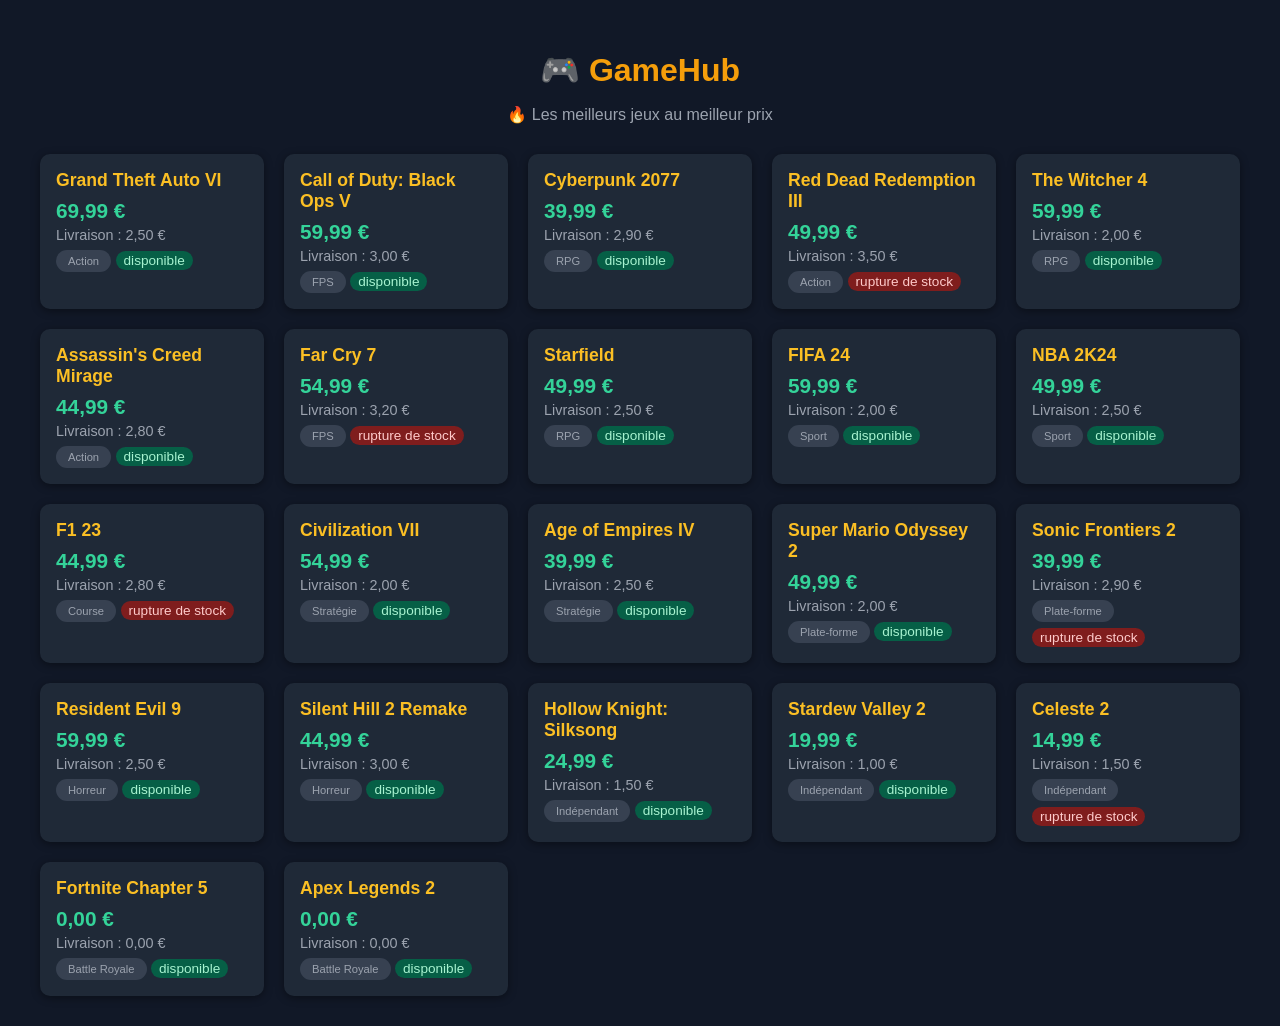
<file: boutiques/boutique_gamehub.html>
<!DOCTYPE html>

<html lang="fr">
<head>
<meta charset="utf-8"/>
<title>GameHub - Jeux Vidéo</title>
<style>
  body { font-family: Arial, sans-serif; background: #111827; color: #f3f4f6; margin: 0; padding: 30px; }
  h1 { color: #f59e0b; text-align: center; margin-bottom: 10px; }
  .sous-titre { text-align: center; color: #9ca3af; margin-bottom: 30px; }
  .grille { display: grid; grid-template-columns: repeat(auto-fit, minmax(220px, 1fr)); gap: 20px; max-width: 1200px; margin: 0 auto; }
  .jeu { background: #1f2937; border-radius: 10px; padding: 16px; box-shadow: 0 2px 8px rgba(0,0,0,0.4); transition: transform 0.2s; }
  .jeu:hover { transform: translateY(-5px); box-shadow: 0 4px 16px rgba(245,158,11,0.2); }
  .titre-jeu { font-size: 1.1em; font-weight: bold; margin: 0 0 8px; color: #fbbf24; }
  .prix { font-size: 1.3em; font-weight: bold; color: #34d399; margin: 4px 0; }
  .frais-port { color: #9ca3af; font-size: 0.9em; margin: 2px 0; }
  .dispo { font-size: 0.85em; padding: 2px 8px; border-radius: 12px; display: inline-block; margin-top: 6px; }
  .dispo.oui { background: #065f46; color: #a7f3d0; }
  .dispo.non { background: #7f1d1d; color: #fecaca; }
  .categorie { background: #374151; padding: 5px 12px; border-radius: 15px; font-size: 0.7em; display: inline-block; margin-top: 5px; color: #9ca3af; }
</style>
</head>
<body>
<h1>🎮 GameHub</h1>
<p class="sous-titre">🔥 Les meilleurs jeux au meilleur prix</p>
<div class="grille">
<!-- ===== JEUX D'ACTION ===== -->
<div class="jeu" id="grand-theft-auto-vi">
<p class="titre-jeu">Grand Theft Auto VI</p>
<p class="prix">69,99 €</p>
<p class="frais-port">Livraison : 2,50 €</p>
<span class="categorie">Action</span>
<span class="dispo oui">disponible</span>
</div>
<div class="jeu" id="call-of-duty-black-ops-v">
<p class="titre-jeu">Call of Duty: Black Ops V</p>
<p class="prix">59,99 €</p>
<p class="frais-port">Livraison : 3,00 €</p>
<span class="categorie">FPS</span>
<span class="dispo oui">disponible</span>
</div>
<div class="jeu" id="cyberpunk-2077">
<p class="titre-jeu">Cyberpunk 2077</p>
<p class="prix">39,99 €</p>
<p class="frais-port">Livraison : 2,90 €</p>
<span class="categorie">RPG</span>
<span class="dispo oui">disponible</span>
</div>
<div class="jeu" id="red-dead-redemption-iii">
<p class="titre-jeu">Red Dead Redemption III</p>
<p class="prix">49,99 €</p>
<p class="frais-port">Livraison : 3,50 €</p>
<span class="categorie">Action</span>
<span class="dispo non">rupture de stock</span>
</div>
<div class="jeu" id="the-witcher-4">
<p class="titre-jeu">The Witcher 4</p>
<p class="prix">59,99 €</p>
<p class="frais-port">Livraison : 2,00 €</p>
<span class="categorie">RPG</span>
<span class="dispo oui">disponible</span>
</div>
<div class="jeu" id="assassin-s-creed-mirage">
<p class="titre-jeu">Assassin's Creed Mirage</p>
<p class="prix">44,99 €</p>
<p class="frais-port">Livraison : 2,80 €</p>
<span class="categorie">Action</span>
<span class="dispo oui">disponible</span>
</div>
<div class="jeu" id="far-cry-7">
<p class="titre-jeu">Far Cry 7</p>
<p class="prix">54,99 €</p>
<p class="frais-port">Livraison : 3,20 €</p>
<span class="categorie">FPS</span>
<span class="dispo non">rupture de stock</span>
</div>
<div class="jeu" id="starfield">
<p class="titre-jeu">Starfield</p>
<p class="prix">49,99 €</p>
<p class="frais-port">Livraison : 2,50 €</p>
<span class="categorie">RPG</span>
<span class="dispo oui">disponible</span>
</div>
<!-- ===== JEUX DE SPORT ===== -->
<div class="jeu" id="fifa-24">
<p class="titre-jeu">FIFA 24</p>
<p class="prix">59,99 €</p>
<p class="frais-port">Livraison : 2,00 €</p>
<span class="categorie">Sport</span>
<span class="dispo oui">disponible</span>
</div>
<div class="jeu" id="nba-2k24">
<p class="titre-jeu">NBA 2K24</p>
<p class="prix">49,99 €</p>
<p class="frais-port">Livraison : 2,50 €</p>
<span class="categorie">Sport</span>
<span class="dispo oui">disponible</span>
</div>
<div class="jeu" id="f1-23">
<p class="titre-jeu">F1 23</p>
<p class="prix">44,99 €</p>
<p class="frais-port">Livraison : 2,80 €</p>
<span class="categorie">Course</span>
<span class="dispo non">rupture de stock</span>
</div>
<!-- ===== JEUX DE STRATÉGIE ===== -->
<div class="jeu" id="civilization-vii">
<p class="titre-jeu">Civilization VII</p>
<p class="prix">54,99 €</p>
<p class="frais-port">Livraison : 2,00 €</p>
<span class="categorie">Stratégie</span>
<span class="dispo oui">disponible</span>
</div>
<div class="jeu" id="age-of-empires-iv">
<p class="titre-jeu">Age of Empires IV</p>
<p class="prix">39,99 €</p>
<p class="frais-port">Livraison : 2,50 €</p>
<span class="categorie">Stratégie</span>
<span class="dispo oui">disponible</span>
</div>
<!-- ===== JEUX DE PLATE-FORME ===== -->
<div class="jeu" id="super-mario-odyssey-2">
<p class="titre-jeu">Super Mario Odyssey 2</p>
<p class="prix">49,99 €</p>
<p class="frais-port">Livraison : 2,00 €</p>
<span class="categorie">Plate-forme</span>
<span class="dispo oui">disponible</span>
</div>
<div class="jeu" id="sonic-frontiers-2">
<p class="titre-jeu">Sonic Frontiers 2</p>
<p class="prix">39,99 €</p>
<p class="frais-port">Livraison : 2,90 €</p>
<span class="categorie">Plate-forme</span>
<span class="dispo non">rupture de stock</span>
</div>
<!-- ===== JEUX D'HORREUR ===== -->
<div class="jeu" id="resident-evil-9">
<p class="titre-jeu">Resident Evil 9</p>
<p class="prix">59,99 €</p>
<p class="frais-port">Livraison : 2,50 €</p>
<span class="categorie">Horreur</span>
<span class="dispo oui">disponible</span>
</div>
<div class="jeu" id="silent-hill-2-remake">
<p class="titre-jeu">Silent Hill 2 Remake</p>
<p class="prix">44,99 €</p>
<p class="frais-port">Livraison : 3,00 €</p>
<span class="categorie">Horreur</span>
<span class="dispo oui">disponible</span>
</div>
<!-- ===== JEUX INDÉPENDANTS ===== -->
<div class="jeu" id="hollow-knight-silksong">
<p class="titre-jeu">Hollow Knight: Silksong</p>
<p class="prix">24,99 €</p>
<p class="frais-port">Livraison : 1,50 €</p>
<span class="categorie">Indépendant</span>
<span class="dispo oui">disponible</span>
</div>
<div class="jeu" id="stardew-valley-2">
<p class="titre-jeu">Stardew Valley 2</p>
<p class="prix">19,99 €</p>
<p class="frais-port">Livraison : 1,00 €</p>
<span class="categorie">Indépendant</span>
<span class="dispo oui">disponible</span>
</div>
<div class="jeu" id="celeste-2">
<p class="titre-jeu">Celeste 2</p>
<p class="prix">14,99 €</p>
<p class="frais-port">Livraison : 1,50 €</p>
<span class="categorie">Indépendant</span>
<span class="dispo non">rupture de stock</span>
</div>
<!-- ===== JEUX DE BATAILLE ROYALE ===== -->
<div class="jeu" id="fortnite-chapter-5">
<p class="titre-jeu">Fortnite Chapter 5</p>
<p class="prix">0,00 €</p>
<p class="frais-port">Livraison : 0,00 €</p>
<span class="categorie">Battle Royale</span>
<span class="dispo oui">disponible</span>
</div>
<div class="jeu" id="apex-legends-2">
<p class="titre-jeu">Apex Legends 2</p>
<p class="prix">0,00 €</p>
<p class="frais-port">Livraison : 0,00 €</p>
<span class="categorie">Battle Royale</span>
<span class="dispo oui">disponible</span>
</div>
</div>
</body>
</html>
</file>
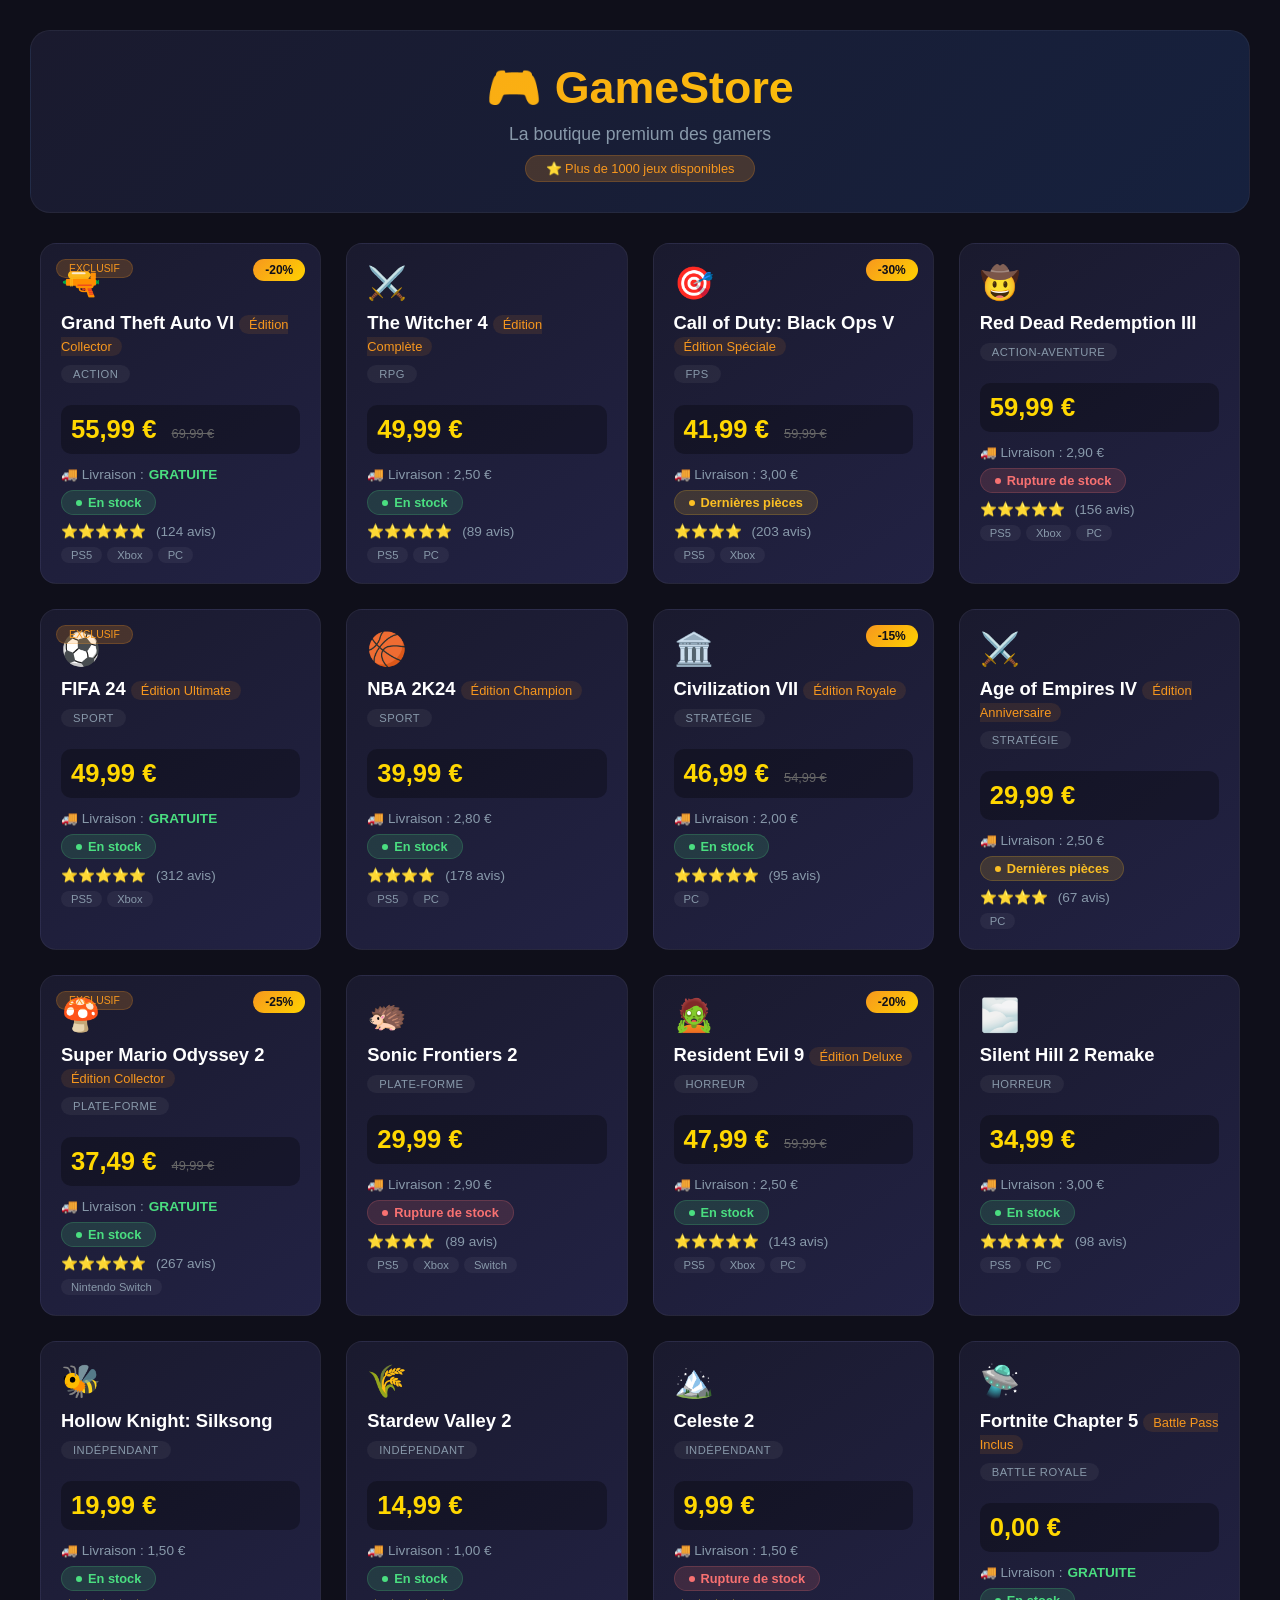
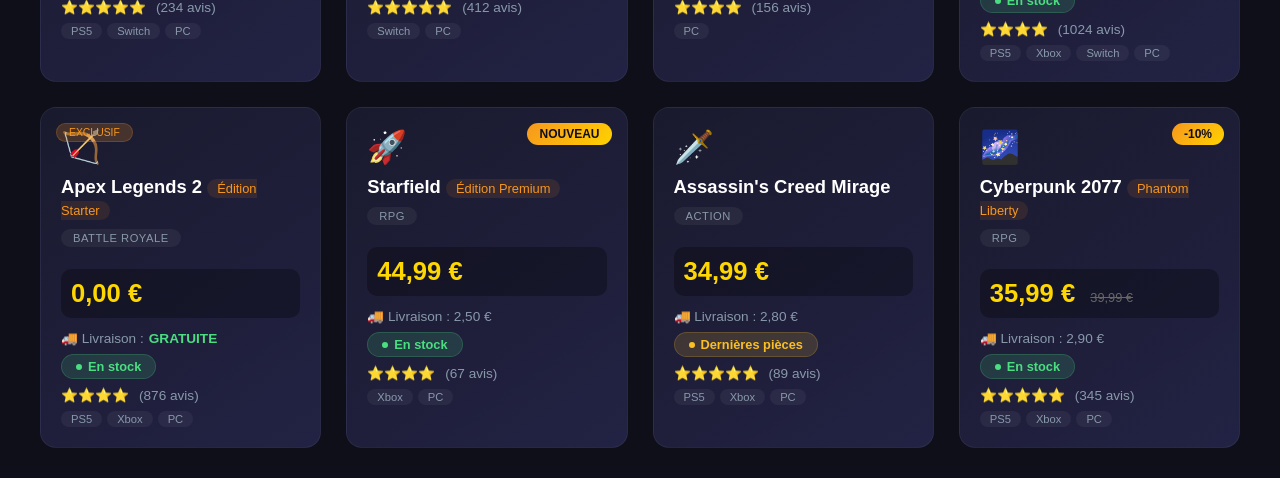
<file: boutiques/boutique_gamestore.html>
<!DOCTYPE html>

<html lang="fr">
<head>
<meta charset="utf-8"/>
<meta content="width=device-width, initial-scale=1.0" name="viewport"/>
<title>GameStore - La référence du gaming</title>
<style>
        * {
            margin: 0;
            padding: 0;
            box-sizing: border-box;
        }
        
        body {
            font-family: 'Segoe UI', Tahoma, Geneva, Verdana, sans-serif;
            background: #0f0f1a;
            color: #fff;
            padding: 30px;
            min-height: 100vh;
        }
        
        .header {
            text-align: center;
            padding: 30px 0;
            background: linear-gradient(135deg, #1a1a2e 0%, #16213e 100%);
            border-radius: 20px;
            margin-bottom: 30px;
            border: 1px solid rgba(255, 255, 255, 0.05);
        }
        
        .header h1 {
            font-size: 2.8em;
            font-weight: 800;
            background: linear-gradient(135deg, #f7971e 0%, #ffd200 100%);
            -webkit-background-clip: text;
            -webkit-text-fill-color: transparent;
            background-clip: text;
        }
        
        .header p {
            color: #8899aa;
            font-size: 1.1em;
            margin-top: 10px;
        }
        
        .header .badge {
            display: inline-block;
            background: rgba(247, 151, 30, 0.2);
            color: #f7971e;
            padding: 5px 20px;
            border-radius: 20px;
            font-size: 0.8em;
            margin-top: 10px;
            border: 1px solid rgba(247, 151, 30, 0.2);
        }
        
        .games-grid {
            display: grid;
            grid-template-columns: repeat(auto-fill, minmax(260px, 1fr));
            gap: 25px;
            max-width: 1200px;
            margin: 0 auto;
        }
        
        .game-card {
            background: linear-gradient(145deg, #1a1a2e, #222244);
            border-radius: 16px;
            padding: 20px;
            border: 1px solid rgba(255, 255, 255, 0.05);
            transition: all 0.3s ease;
            position: relative;
            overflow: hidden;
        }
        
        .game-card::before {
            content: '';
            position: absolute;
            top: 0;
            left: 0;
            right: 0;
            height: 3px;
            background: linear-gradient(90deg, #f7971e, #ffd200);
            opacity: 0;
            transition: opacity 0.3s ease;
        }
        
        .game-card:hover {
            transform: translateY(-8px);
            border-color: rgba(247, 151, 30, 0.3);
            box-shadow: 0 15px 40px rgba(247, 151, 30, 0.1);
        }
        
        .game-card:hover::before {
            opacity: 1;
        }
        
        .game-card .game-icon {
            font-size: 2em;
            margin-bottom: 10px;
        }
        
        .game-card .game-title {
            font-size: 1.15em;
            font-weight: 700;
            color: #fff;
            margin-bottom: 8px;
        }
        
        .game-card .game-title .edition {
            font-size: 0.7em;
            color: #f7971e;
            font-weight: 400;
            background: rgba(247, 151, 30, 0.1);
            padding: 2px 10px;
            border-radius: 12px;
        }
        
        .game-card .game-category {
            display: inline-block;
            padding: 3px 12px;
            background: rgba(255, 255, 255, 0.05);
            border-radius: 12px;
            font-size: 0.7em;
            color: #8899aa;
            margin-bottom: 10px;
            text-transform: uppercase;
            letter-spacing: 0.5px;
        }
        
        .game-card .price-block {
            display: flex;
            justify-content: space-between;
            align-items: center;
            margin: 12px 0;
            padding: 10px;
            background: rgba(0, 0, 0, 0.3);
            border-radius: 10px;
        }
        
        .game-card .game-price {
            font-size: 1.6em;
            font-weight: 800;
            color: #ffd700;
        }
        
        .game-card .game-price .old-price {
            font-size: 0.5em;
            color: #666;
            text-decoration: line-through;
            font-weight: 400;
            margin-left: 8px;
        }
        
        .game-card .shipping-info {
            color: #8899aa;
            font-size: 0.85em;
            display: flex;
            align-items: center;
            gap: 5px;
        }
        
        .game-card .shipping-info .free {
            color: #4ade80;
            font-weight: 600;
        }
        
        .game-card .stock-status {
            display: inline-flex;
            align-items: center;
            gap: 6px;
            padding: 4px 14px;
            border-radius: 20px;
            font-size: 0.8em;
            font-weight: 600;
            margin-top: 8px;
        }
        
        .stock-status.in-stock {
            background: rgba(74, 222, 128, 0.15);
            color: #4ade80;
            border: 1px solid rgba(74, 222, 128, 0.2);
        }
        
        .stock-status.low-stock {
            background: rgba(251, 191, 36, 0.15);
            color: #fbbf24;
            border: 1px solid rgba(251, 191, 36, 0.2);
        }
        
        .stock-status.out-of-stock {
            background: rgba(248, 113, 113, 0.15);
            color: #f87171;
            border: 1px solid rgba(248, 113, 113, 0.2);
        }
        
        .stock-status .dot {
            width: 6px;
            height: 6px;
            border-radius: 50%;
            display: inline-block;
        }
        
        .stock-status.in-stock .dot {
            background: #4ade80;
        }
        
        .stock-status.low-stock .dot {
            background: #fbbf24;
        }
        
        .stock-status.out-of-stock .dot {
            background: #f87171;
        }
        
        .game-card .rating {
            display: flex;
            align-items: center;
            gap: 5px;
            margin-top: 8px;
            font-size: 0.85em;
            color: #fbbf24;
        }
        
        .game-card .rating span {
            color: #8899aa;
            margin-left: 5px;
        }
        
        .game-card .platforms {
            display: flex;
            gap: 5px;
            margin-top: 8px;
            flex-wrap: wrap;
        }
        
        .game-card .platforms .platform {
            padding: 2px 10px;
            background: rgba(255, 255, 255, 0.05);
            border-radius: 10px;
            font-size: 0.7em;
            color: #8899aa;
        }
        
        .game-card .discount-tag {
            position: absolute;
            top: 15px;
            right: 15px;
            background: linear-gradient(135deg, #f7971e, #ffd200);
            color: #0f0f1a;
            padding: 4px 12px;
            border-radius: 20px;
            font-size: 0.75em;
            font-weight: 800;
        }
        
        .game-card .exclusive {
            position: absolute;
            top: 15px;
            left: 15px;
            background: rgba(247, 151, 30, 0.2);
            color: #f7971e;
            padding: 3px 12px;
            border-radius: 20px;
            font-size: 0.65em;
            border: 1px solid rgba(247, 151, 30, 0.2);
        }
        
        @media (max-width: 768px) {
            .header h1 {
                font-size: 2em;
            }
            
            .games-grid {
                grid-template-columns: 1fr;
            }
        }
    </style>
</head>
<body>
<div class="header">
<h1>🎮 GameStore</h1>
<p>La boutique premium des gamers</p>
<span class="badge">⭐ Plus de 1000 jeux disponibles</span>
</div>
<div class="games-grid">
<!-- ===== JEUX D'ACTION ===== -->
<div class="game-card" id="grand-theft-auto-vi">
<span class="exclusive">EXCLUSIF</span>
<span class="discount-tag">-20%</span>
<div class="game-icon">🔫</div>
<div class="game-title">Grand Theft Auto VI <span class="edition">Édition Collector</span></div>
<span class="game-category">Action</span>
<div class="price-block">
<span class="game-price">55,99 € <span class="old-price">69,99 €</span></span>
</div>
<div class="shipping-info">🚚 Livraison : <span class="free">GRATUITE</span></div>
<span class="stock-status in-stock"><span class="dot"></span> En stock</span>
<div class="rating">⭐⭐⭐⭐⭐ <span>(124 avis)</span></div>
<div class="platforms">
<span class="platform">PS5</span>
<span class="platform">Xbox</span>
<span class="platform">PC</span>
</div>
</div>
<div class="game-card" id="the-witcher-4">
<div class="game-icon">⚔️</div>
<div class="game-title">The Witcher 4 <span class="edition">Édition Complète</span></div>
<span class="game-category">RPG</span>
<div class="price-block">
<span class="game-price">49,99 €</span>
</div>
<div class="shipping-info">🚚 Livraison : 2,50 €</div>
<span class="stock-status in-stock"><span class="dot"></span> En stock</span>
<div class="rating">⭐⭐⭐⭐⭐ <span>(89 avis)</span></div>
<div class="platforms">
<span class="platform">PS5</span>
<span class="platform">PC</span>
</div>
</div>
<div class="game-card" id="call-of-duty-black-ops-v">
<span class="discount-tag">-30%</span>
<div class="game-icon">🎯</div>
<div class="game-title">Call of Duty: Black Ops V <span class="edition">Édition Spéciale</span></div>
<span class="game-category">FPS</span>
<div class="price-block">
<span class="game-price">41,99 € <span class="old-price">59,99 €</span></span>
</div>
<div class="shipping-info">🚚 Livraison : 3,00 €</div>
<span class="stock-status low-stock"><span class="dot"></span> Dernières pièces</span>
<div class="rating">⭐⭐⭐⭐ <span>(203 avis)</span></div>
<div class="platforms">
<span class="platform">PS5</span>
<span class="platform">Xbox</span>
</div>
</div>
<div class="game-card" id="red-dead-redemption-iii">
<div class="game-icon">🤠</div>
<div class="game-title">Red Dead Redemption III</div>
<span class="game-category">Action-Aventure</span>
<div class="price-block">
<span class="game-price">59,99 €</span>
</div>
<div class="shipping-info">🚚 Livraison : 2,90 €</div>
<span class="stock-status out-of-stock"><span class="dot"></span> Rupture de stock</span>
<div class="rating">⭐⭐⭐⭐⭐ <span>(156 avis)</span></div>
<div class="platforms">
<span class="platform">PS5</span>
<span class="platform">Xbox</span>
<span class="platform">PC</span>
</div>
</div>
<!-- ===== JEUX DE SPORT ===== -->
<div class="game-card" id="fifa-24">
<span class="exclusive">EXCLUSIF</span>
<div class="game-icon">⚽</div>
<div class="game-title">FIFA 24 <span class="edition">Édition Ultimate</span></div>
<span class="game-category">Sport</span>
<div class="price-block">
<span class="game-price">49,99 €</span>
</div>
<div class="shipping-info">🚚 Livraison : <span class="free">GRATUITE</span></div>
<span class="stock-status in-stock"><span class="dot"></span> En stock</span>
<div class="rating">⭐⭐⭐⭐⭐ <span>(312 avis)</span></div>
<div class="platforms">
<span class="platform">PS5</span>
<span class="platform">Xbox</span>
</div>
</div>
<div class="game-card" id="nba-2k24">
<div class="game-icon">🏀</div>
<div class="game-title">NBA 2K24 <span class="edition">Édition Champion</span></div>
<span class="game-category">Sport</span>
<div class="price-block">
<span class="game-price">39,99 €</span>
</div>
<div class="shipping-info">🚚 Livraison : 2,80 €</div>
<span class="stock-status in-stock"><span class="dot"></span> En stock</span>
<div class="rating">⭐⭐⭐⭐ <span>(178 avis)</span></div>
<div class="platforms">
<span class="platform">PS5</span>
<span class="platform">PC</span>
</div>
</div>
<!-- ===== JEUX DE STRATÉGIE ===== -->
<div class="game-card" id="civilization-vii">
<span class="discount-tag">-15%</span>
<div class="game-icon">🏛️</div>
<div class="game-title">Civilization VII <span class="edition">Édition Royale</span></div>
<span class="game-category">Stratégie</span>
<div class="price-block">
<span class="game-price">46,99 € <span class="old-price">54,99 €</span></span>
</div>
<div class="shipping-info">🚚 Livraison : 2,00 €</div>
<span class="stock-status in-stock"><span class="dot"></span> En stock</span>
<div class="rating">⭐⭐⭐⭐⭐ <span>(95 avis)</span></div>
<div class="platforms">
<span class="platform">PC</span>
</div>
</div>
<div class="game-card" id="age-of-empires-iv">
<div class="game-icon">⚔️</div>
<div class="game-title">Age of Empires IV <span class="edition">Édition Anniversaire</span></div>
<span class="game-category">Stratégie</span>
<div class="price-block">
<span class="game-price">29,99 €</span>
</div>
<div class="shipping-info">🚚 Livraison : 2,50 €</div>
<span class="stock-status low-stock"><span class="dot"></span> Dernières pièces</span>
<div class="rating">⭐⭐⭐⭐ <span>(67 avis)</span></div>
<div class="platforms">
<span class="platform">PC</span>
</div>
</div>
<!-- ===== JEUX DE PLATE-FORME ===== -->
<div class="game-card" id="super-mario-odyssey-2">
<span class="exclusive">EXCLUSIF</span>
<span class="discount-tag">-25%</span>
<div class="game-icon">🍄</div>
<div class="game-title">Super Mario Odyssey 2 <span class="edition">Édition Collector</span></div>
<span class="game-category">Plate-forme</span>
<div class="price-block">
<span class="game-price">37,49 € <span class="old-price">49,99 €</span></span>
</div>
<div class="shipping-info">🚚 Livraison : <span class="free">GRATUITE</span></div>
<span class="stock-status in-stock"><span class="dot"></span> En stock</span>
<div class="rating">⭐⭐⭐⭐⭐ <span>(267 avis)</span></div>
<div class="platforms">
<span class="platform">Nintendo Switch</span>
</div>
</div>
<div class="game-card" id="sonic-frontiers-2">
<div class="game-icon">🦔</div>
<div class="game-title">Sonic Frontiers 2</div>
<span class="game-category">Plate-forme</span>
<div class="price-block">
<span class="game-price">29,99 €</span>
</div>
<div class="shipping-info">🚚 Livraison : 2,90 €</div>
<span class="stock-status out-of-stock"><span class="dot"></span> Rupture de stock</span>
<div class="rating">⭐⭐⭐⭐ <span>(89 avis)</span></div>
<div class="platforms">
<span class="platform">PS5</span>
<span class="platform">Xbox</span>
<span class="platform">Switch</span>
</div>
</div>
<!-- ===== JEUX D'HORREUR ===== -->
<div class="game-card" id="resident-evil-9">
<span class="discount-tag">-20%</span>
<div class="game-icon">🧟</div>
<div class="game-title">Resident Evil 9 <span class="edition">Édition Deluxe</span></div>
<span class="game-category">Horreur</span>
<div class="price-block">
<span class="game-price">47,99 € <span class="old-price">59,99 €</span></span>
</div>
<div class="shipping-info">🚚 Livraison : 2,50 €</div>
<span class="stock-status in-stock"><span class="dot"></span> En stock</span>
<div class="rating">⭐⭐⭐⭐⭐ <span>(143 avis)</span></div>
<div class="platforms">
<span class="platform">PS5</span>
<span class="platform">Xbox</span>
<span class="platform">PC</span>
</div>
</div>
<div class="game-card" id="silent-hill-2-remake">
<div class="game-icon">🌫️</div>
<div class="game-title">Silent Hill 2 Remake</div>
<span class="game-category">Horreur</span>
<div class="price-block">
<span class="game-price">34,99 €</span>
</div>
<div class="shipping-info">🚚 Livraison : 3,00 €</div>
<span class="stock-status in-stock"><span class="dot"></span> En stock</span>
<div class="rating">⭐⭐⭐⭐⭐ <span>(98 avis)</span></div>
<div class="platforms">
<span class="platform">PS5</span>
<span class="platform">PC</span>
</div>
</div>
<!-- ===== JEUX INDÉPENDANTS ===== -->
<div class="game-card" id="hollow-knight-silksong">
<div class="game-icon">🐝</div>
<div class="game-title">Hollow Knight: Silksong</div>
<span class="game-category">Indépendant</span>
<div class="price-block">
<span class="game-price">19,99 €</span>
</div>
<div class="shipping-info">🚚 Livraison : 1,50 €</div>
<span class="stock-status in-stock"><span class="dot"></span> En stock</span>
<div class="rating">⭐⭐⭐⭐⭐ <span>(234 avis)</span></div>
<div class="platforms">
<span class="platform">PS5</span>
<span class="platform">Switch</span>
<span class="platform">PC</span>
</div>
</div>
<div class="game-card" id="stardew-valley-2">
<div class="game-icon">🌾</div>
<div class="game-title">Stardew Valley 2</div>
<span class="game-category">Indépendant</span>
<div class="price-block">
<span class="game-price">14,99 €</span>
</div>
<div class="shipping-info">🚚 Livraison : 1,00 €</div>
<span class="stock-status in-stock"><span class="dot"></span> En stock</span>
<div class="rating">⭐⭐⭐⭐⭐ <span>(412 avis)</span></div>
<div class="platforms">
<span class="platform">Switch</span>
<span class="platform">PC</span>
</div>
</div>
<div class="game-card" id="celeste-2">
<div class="game-icon">🏔️</div>
<div class="game-title">Celeste 2</div>
<span class="game-category">Indépendant</span>
<div class="price-block">
<span class="game-price">9,99 €</span>
</div>
<div class="shipping-info">🚚 Livraison : 1,50 €</div>
<span class="stock-status out-of-stock"><span class="dot"></span> Rupture de stock</span>
<div class="rating">⭐⭐⭐⭐ <span>(156 avis)</span></div>
<div class="platforms">
<span class="platform">PC</span>
</div>
</div>
<!-- ===== JEUX DE BATAILLE ROYALE ===== -->
<div class="game-card" id="fortnite-chapter-5">
<div class="game-icon">🛸</div>
<div class="game-title">Fortnite Chapter 5 <span class="edition">Battle Pass Inclus</span></div>
<span class="game-category">Battle Royale</span>
<div class="price-block">
<span class="game-price">0,00 €</span>
</div>
<div class="shipping-info">🚚 Livraison : <span class="free">GRATUITE</span></div>
<span class="stock-status in-stock"><span class="dot"></span> En stock</span>
<div class="rating">⭐⭐⭐⭐ <span>(1024 avis)</span></div>
<div class="platforms">
<span class="platform">PS5</span>
<span class="platform">Xbox</span>
<span class="platform">Switch</span>
<span class="platform">PC</span>
</div>
</div>
<div class="game-card" id="apex-legends-2">
<span class="exclusive">EXCLUSIF</span>
<div class="game-icon">🏹</div>
<div class="game-title">Apex Legends 2 <span class="edition">Édition Starter</span></div>
<span class="game-category">Battle Royale</span>
<div class="price-block">
<span class="game-price">0,00 €</span>
</div>
<div class="shipping-info">🚚 Livraison : <span class="free">GRATUITE</span></div>
<span class="stock-status in-stock"><span class="dot"></span> En stock</span>
<div class="rating">⭐⭐⭐⭐ <span>(876 avis)</span></div>
<div class="platforms">
<span class="platform">PS5</span>
<span class="platform">Xbox</span>
<span class="platform">PC</span>
</div>
</div>
<!-- ===== NOUVEAUX JEUX ===== -->
<div class="game-card" id="starfield">
<span class="discount-tag">NOUVEAU</span>
<div class="game-icon">🚀</div>
<div class="game-title">Starfield <span class="edition">Édition Premium</span></div>
<span class="game-category">RPG</span>
<div class="price-block">
<span class="game-price">44,99 €</span>
</div>
<div class="shipping-info">🚚 Livraison : 2,50 €</div>
<span class="stock-status in-stock"><span class="dot"></span> En stock</span>
<div class="rating">⭐⭐⭐⭐ <span>(67 avis)</span></div>
<div class="platforms">
<span class="platform">Xbox</span>
<span class="platform">PC</span>
</div>
</div>
<div class="game-card" id="assassin-s-creed-mirage">
<div class="game-icon">🗡️</div>
<div class="game-title">Assassin's Creed Mirage</div>
<span class="game-category">Action</span>
<div class="price-block">
<span class="game-price">34,99 €</span>
</div>
<div class="shipping-info">🚚 Livraison : 2,80 €</div>
<span class="stock-status low-stock"><span class="dot"></span> Dernières pièces</span>
<div class="rating">⭐⭐⭐⭐⭐ <span>(89 avis)</span></div>
<div class="platforms">
<span class="platform">PS5</span>
<span class="platform">Xbox</span>
<span class="platform">PC</span>
</div>
</div>
<div class="game-card" id="cyberpunk-2077">
<span class="discount-tag">-10%</span>
<div class="game-icon">🌌</div>
<div class="game-title">Cyberpunk 2077 <span class="edition">Phantom Liberty</span></div>
<span class="game-category">RPG</span>
<div class="price-block">
<span class="game-price">35,99 € <span class="old-price">39,99 €</span></span>
</div>
<div class="shipping-info">🚚 Livraison : 2,90 €</div>
<span class="stock-status in-stock"><span class="dot"></span> En stock</span>
<div class="rating">⭐⭐⭐⭐⭐ <span>(345 avis)</span></div>
<div class="platforms">
<span class="platform">PS5</span>
<span class="platform">Xbox</span>
<span class="platform">PC</span>
</div>
</div>
</div>
</body>
</html>
</file>
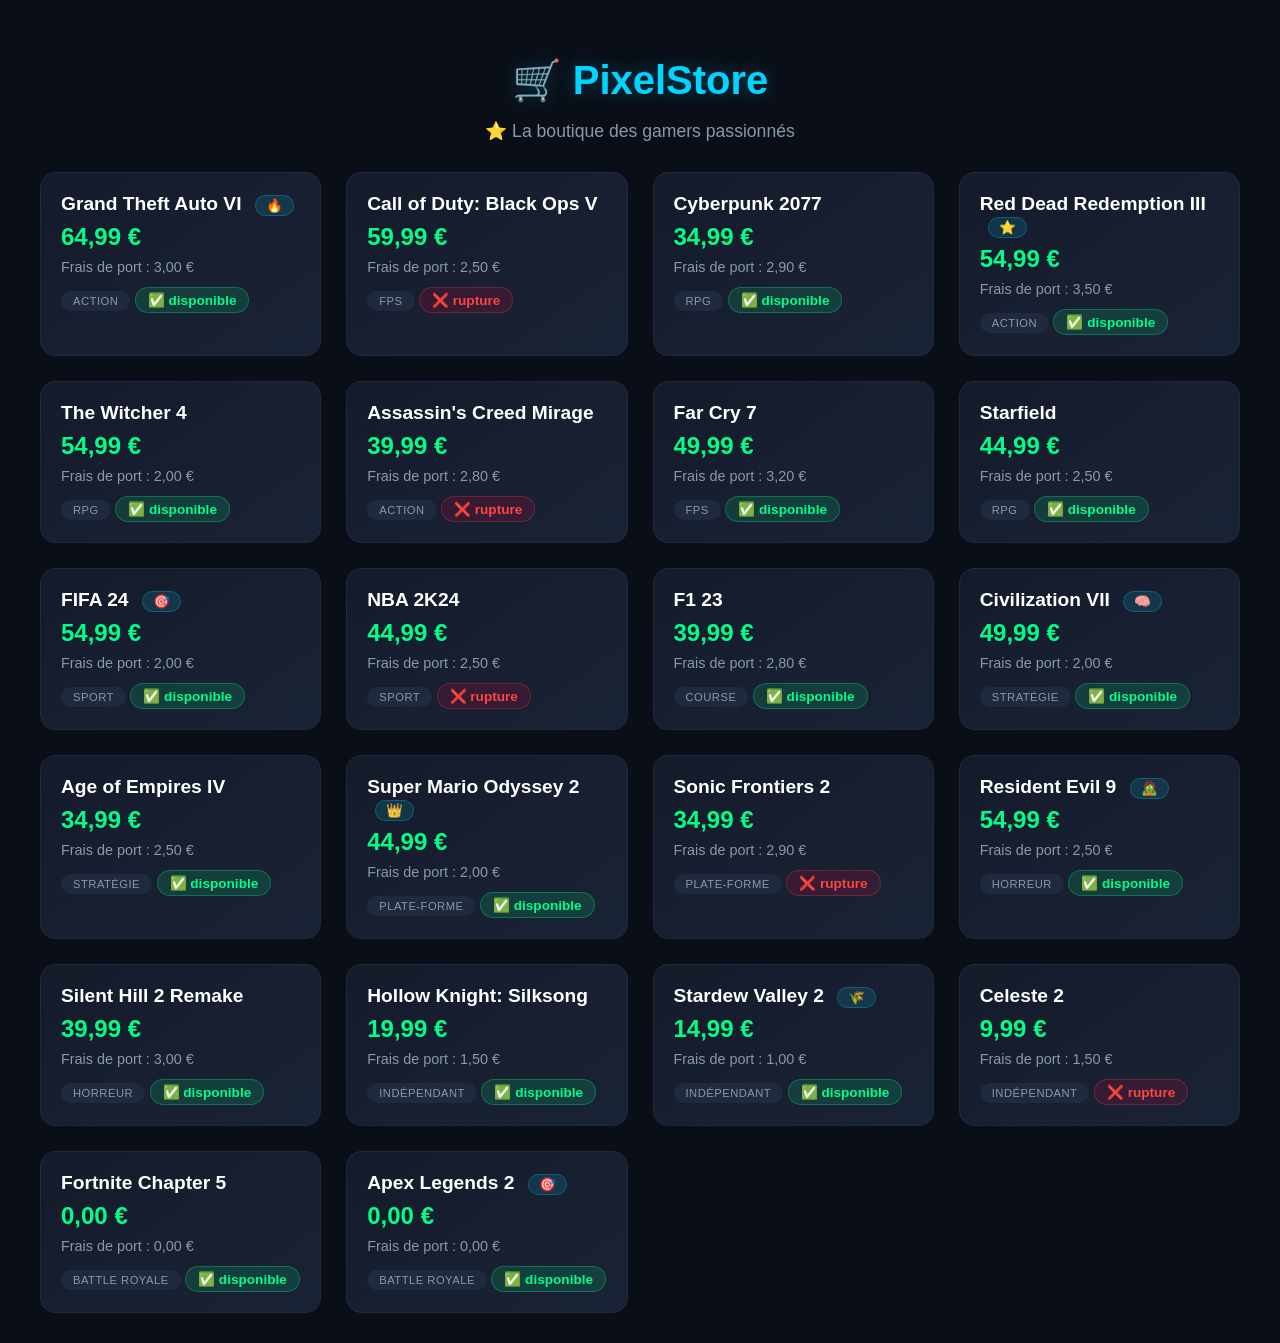
<file: boutiques/boutique_pixelstore.html>
<!DOCTYPE html>

<html lang="fr">
<head>
<meta charset="utf-8"/>
<title>PixelStore - Jeux Vidéo</title>
<style>
  body { font-family: 'Segoe UI', Arial, sans-serif; background: #0a0e17; color: #e0e0e0; margin: 0; padding: 30px; }
  h1 { color: #00d4ff; text-align: center; font-size: 2.5em; margin-bottom: 5px; text-shadow: 0 0 20px rgba(0,212,255,0.3); }
  .sous-titre { text-align: center; color: #8899aa; margin-bottom: 30px; font-size: 1.1em; }
  .grille { display: grid; grid-template-columns: repeat(auto-fit, minmax(240px, 1fr)); gap: 25px; max-width: 1200px; margin: 0 auto; }
  .game-card { background: linear-gradient(145deg, #141b2b, #1a2335); border-radius: 15px; padding: 20px; border: 1px solid #1f2a3f; transition: all 0.3s ease; }
  .game-card:hover { transform: translateY(-8px); border-color: #00d4ff; box-shadow: 0 10px 40px rgba(0,212,255,0.1); }
  .game-name { font-size: 1.2em; font-weight: 700; margin: 0 0 8px; color: #ffffff; }
  .game-price { font-size: 1.5em; font-weight: bold; color: #00ff88; margin: 8px 0; }
  .shipping { color: #8899aa; font-size: 0.9em; margin: 4px 0; }
  .status { font-size: 0.85em; padding: 4px 12px; border-radius: 20px; display: inline-block; margin-top: 8px; font-weight: 600; }
  .status.en-stock { background: #00ff8822; color: #00ff88; border: 1px solid #00ff8844; }
  .status.rupture { background: #ff004422; color: #ff4444; border: 1px solid #ff444444; }
  .category { background: #1f2a3f; padding: 4px 12px; border-radius: 15px; font-size: 0.7em; display: inline-block; margin-top: 5px; color: #8899aa; text-transform: uppercase; letter-spacing: 0.5px; }
  .badge { background: #00d4ff22; color: #00d4ff; padding: 2px 10px; border-radius: 12px; font-size: 0.7em; margin-left: 8px; border: 1px solid #00d4ff44; }
</style>
</head>
<body>
<h1>🛒 PixelStore</h1>
<p class="sous-titre">⭐ La boutique des gamers passionnés</p>
<div class="grille">
<!-- ===== JEUX D'ACTION ===== -->
<div class="game-card" id="grand-theft-auto-vi">
<div class="game-name">Grand Theft Auto VI <span class="badge">🔥</span></div>
<div class="game-price">64,99 €</div>
<div class="shipping">Frais de port : 3,00 €</div>
<span class="category">Action</span>
<span class="status en-stock">✅ disponible</span>
</div>
<div class="game-card" id="call-of-duty-black-ops-v">
<div class="game-name">Call of Duty: Black Ops V</div>
<div class="game-price">59,99 €</div>
<div class="shipping">Frais de port : 2,50 €</div>
<span class="category">FPS</span>
<span class="status rupture">❌ rupture</span>
</div>
<div class="game-card" id="cyberpunk-2077">
<div class="game-name">Cyberpunk 2077</div>
<div class="game-price">34,99 €</div>
<div class="shipping">Frais de port : 2,90 €</div>
<span class="category">RPG</span>
<span class="status en-stock">✅ disponible</span>
</div>
<div class="game-card" id="red-dead-redemption-iii">
<div class="game-name">Red Dead Redemption III <span class="badge">⭐</span></div>
<div class="game-price">54,99 €</div>
<div class="shipping">Frais de port : 3,50 €</div>
<span class="category">Action</span>
<span class="status en-stock">✅ disponible</span>
</div>
<div class="game-card" id="the-witcher-4">
<div class="game-name">The Witcher 4</div>
<div class="game-price">54,99 €</div>
<div class="shipping">Frais de port : 2,00 €</div>
<span class="category">RPG</span>
<span class="status en-stock">✅ disponible</span>
</div>
<div class="game-card" id="assassin-s-creed-mirage">
<div class="game-name">Assassin's Creed Mirage</div>
<div class="game-price">39,99 €</div>
<div class="shipping">Frais de port : 2,80 €</div>
<span class="category">Action</span>
<span class="status rupture">❌ rupture</span>
</div>
<div class="game-card" id="far-cry-7">
<div class="game-name">Far Cry 7</div>
<div class="game-price">49,99 €</div>
<div class="shipping">Frais de port : 3,20 €</div>
<span class="category">FPS</span>
<span class="status en-stock">✅ disponible</span>
</div>
<div class="game-card" id="starfield">
<div class="game-name">Starfield</div>
<div class="game-price">44,99 €</div>
<div class="shipping">Frais de port : 2,50 €</div>
<span class="category">RPG</span>
<span class="status en-stock">✅ disponible</span>
</div>
<!-- ===== JEUX DE SPORT ===== -->
<div class="game-card" id="fifa-24">
<div class="game-name">FIFA 24 <span class="badge">🎯</span></div>
<div class="game-price">54,99 €</div>
<div class="shipping">Frais de port : 2,00 €</div>
<span class="category">Sport</span>
<span class="status en-stock">✅ disponible</span>
</div>
<div class="game-card" id="nba-2k24">
<div class="game-name">NBA 2K24</div>
<div class="game-price">44,99 €</div>
<div class="shipping">Frais de port : 2,50 €</div>
<span class="category">Sport</span>
<span class="status rupture">❌ rupture</span>
</div>
<div class="game-card" id="f1-23">
<div class="game-name">F1 23</div>
<div class="game-price">39,99 €</div>
<div class="shipping">Frais de port : 2,80 €</div>
<span class="category">Course</span>
<span class="status en-stock">✅ disponible</span>
</div>
<!-- ===== JEUX DE STRATÉGIE ===== -->
<div class="game-card" id="civilization-vii">
<div class="game-name">Civilization VII <span class="badge">🧠</span></div>
<div class="game-price">49,99 €</div>
<div class="shipping">Frais de port : 2,00 €</div>
<span class="category">Stratégie</span>
<span class="status en-stock">✅ disponible</span>
</div>
<div class="game-card" id="age-of-empires-iv">
<div class="game-name">Age of Empires IV</div>
<div class="game-price">34,99 €</div>
<div class="shipping">Frais de port : 2,50 €</div>
<span class="category">Stratégie</span>
<span class="status en-stock">✅ disponible</span>
</div>
<!-- ===== JEUX DE PLATE-FORME ===== -->
<div class="game-card" id="super-mario-odyssey-2">
<div class="game-name">Super Mario Odyssey 2 <span class="badge">👑</span></div>
<div class="game-price">44,99 €</div>
<div class="shipping">Frais de port : 2,00 €</div>
<span class="category">Plate-forme</span>
<span class="status en-stock">✅ disponible</span>
</div>
<div class="game-card" id="sonic-frontiers-2">
<div class="game-name">Sonic Frontiers 2</div>
<div class="game-price">34,99 €</div>
<div class="shipping">Frais de port : 2,90 €</div>
<span class="category">Plate-forme</span>
<span class="status rupture">❌ rupture</span>
</div>
<!-- ===== JEUX D'HORREUR ===== -->
<div class="game-card" id="resident-evil-9">
<div class="game-name">Resident Evil 9 <span class="badge">🧟</span></div>
<div class="game-price">54,99 €</div>
<div class="shipping">Frais de port : 2,50 €</div>
<span class="category">Horreur</span>
<span class="status en-stock">✅ disponible</span>
</div>
<div class="game-card" id="silent-hill-2-remake">
<div class="game-name">Silent Hill 2 Remake</div>
<div class="game-price">39,99 €</div>
<div class="shipping">Frais de port : 3,00 €</div>
<span class="category">Horreur</span>
<span class="status en-stock">✅ disponible</span>
</div>
<!-- ===== JEUX INDÉPENDANTS ===== -->
<div class="game-card" id="hollow-knight-silksong">
<div class="game-name">Hollow Knight: Silksong</div>
<div class="game-price">19,99 €</div>
<div class="shipping">Frais de port : 1,50 €</div>
<span class="category">Indépendant</span>
<span class="status en-stock">✅ disponible</span>
</div>
<div class="game-card" id="stardew-valley-2">
<div class="game-name">Stardew Valley 2 <span class="badge">🌾</span></div>
<div class="game-price">14,99 €</div>
<div class="shipping">Frais de port : 1,00 €</div>
<span class="category">Indépendant</span>
<span class="status en-stock">✅ disponible</span>
</div>
<div class="game-card" id="celeste-2">
<div class="game-name">Celeste 2</div>
<div class="game-price">9,99 €</div>
<div class="shipping">Frais de port : 1,50 €</div>
<span class="category">Indépendant</span>
<span class="status rupture">❌ rupture</span>
</div>
<!-- ===== JEUX DE BATAILLE ROYALE ===== -->
<div class="game-card" id="fortnite-chapter-5">
<div class="game-name">Fortnite Chapter 5</div>
<div class="game-price">0,00 €</div>
<div class="shipping">Frais de port : 0,00 €</div>
<span class="category">Battle Royale</span>
<span class="status en-stock">✅ disponible</span>
</div>
<div class="game-card" id="apex-legends-2">
<div class="game-name">Apex Legends 2 <span class="badge">🎯</span></div>
<div class="game-price">0,00 €</div>
<div class="shipping">Frais de port : 0,00 €</div>
<span class="category">Battle Royale</span>
<span class="status en-stock">✅ disponible</span>
</div>
</div>
</body>
</html>
</file>
